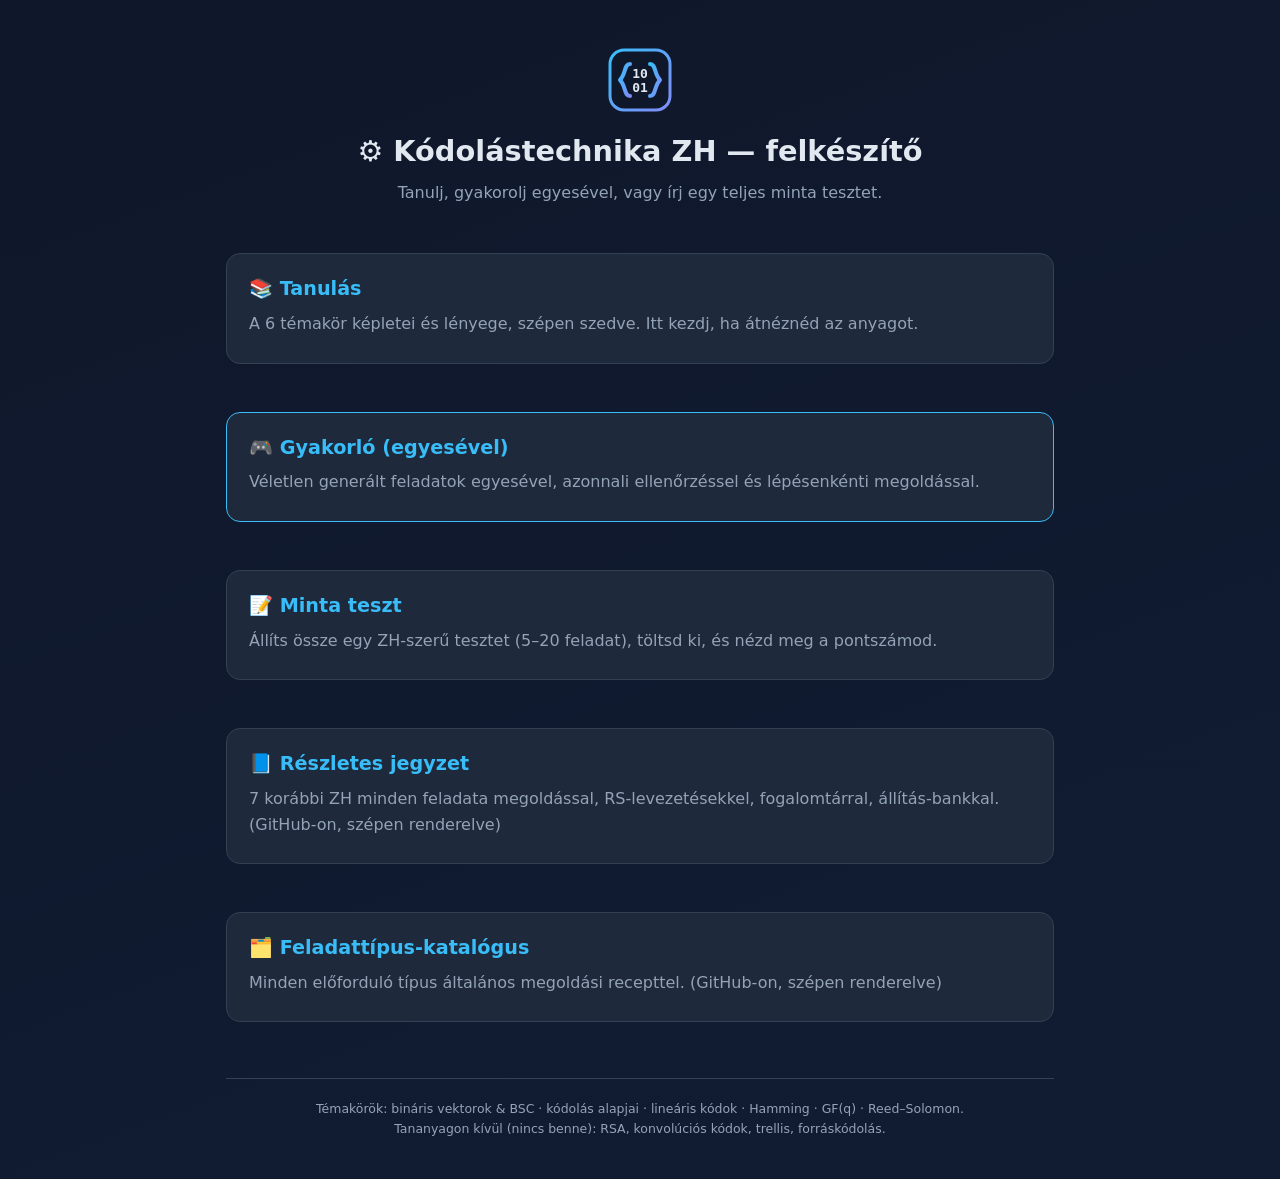
<file: index.html>
<!DOCTYPE html>
<html lang="hu">
<head>
<meta charset="UTF-8">
<meta name="viewport" content="width=device-width, initial-scale=1.0">
<title>Kódolástechnika ZH — felkészítő</title>
<link rel="icon" href="favicon.svg" type="image/svg+xml">
<link rel="stylesheet" href="style.css">
</head>
<body>
<div class="wrap" style="padding-top:48px">
  <div style="text-align:center;margin-bottom:8px">
    <img src="favicon.svg" alt="logó" width="64" height="64">
  </div>
  <h1 style="text-align:center;font-size:1.8rem;margin:8px 0 6px">⚙️ Kódolástechnika ZH — felkészítő</h1>
  <p style="text-align:center;color:var(--muted);margin:0 0 32px">Tanulj, gyakorolj egyesével, vagy írj egy teljes minta tesztet.</p>

  <div class="cards" style="display:grid;gap:16px">
    <a class="study-sec" href="tanulas.html" style="text-decoration:none;color:var(--text);display:block">
      <h2>📚 Tanulás</h2>
      <p style="color:var(--muted)">A 6 témakör képletei és lényege, szépen szedve. Itt kezdj, ha átnéznéd az anyagot.</p>
    </a>
    <a class="study-sec" href="gyakorlo.html" style="text-decoration:none;color:var(--text);display:block;border-color:var(--accent)">
      <h2>🎮 Gyakorló (egyesével)</h2>
      <p style="color:var(--muted)">Véletlen generált feladatok egyesével, azonnali ellenőrzéssel és lépésenkénti megoldással.</p>
    </a>
    <a class="study-sec" href="teszt.html" style="text-decoration:none;color:var(--text);display:block">
      <h2>📝 Minta teszt</h2>
      <p style="color:var(--muted)">Állíts össze egy ZH-szerű tesztet (5–20 feladat), töltsd ki, és nézd meg a pontszámod.</p>
    </a>
    <a class="study-sec" href="https://github.com/RicOla5/kodtech/blob/main/kodolastechnika_zh.md" style="text-decoration:none;color:var(--text);display:block">
      <h2>📘 Részletes jegyzet</h2>
      <p style="color:var(--muted)">7 korábbi ZH minden feladata megoldással, RS-levezetésekkel, fogalomtárral, állítás-bankkal. (GitHub-on, szépen renderelve)</p>
    </a>
    <a class="study-sec" href="https://github.com/RicOla5/kodtech/blob/main/feladattipusok_katalogus.md" style="text-decoration:none;color:var(--text);display:block">
      <h2>🗂️ Feladattípus-katalógus</h2>
      <p style="color:var(--muted)">Minden előforduló típus általános megoldási recepttel. (GitHub-on, szépen renderelve)</p>
    </a>
  </div>

  <footer style="margin-top:40px;border-top:1px solid var(--border);padding-top:20px">
    Témakörök: bináris vektorok &amp; BSC · kódolás alapjai · lineáris kódok · Hamming · GF(q) · Reed–Solomon.<br>
    Tananyagon kívül (nincs benne): RSA, konvolúciós kódok, trellis, forráskódolás.
  </footer>
</div>
</body>
</html>
</file>
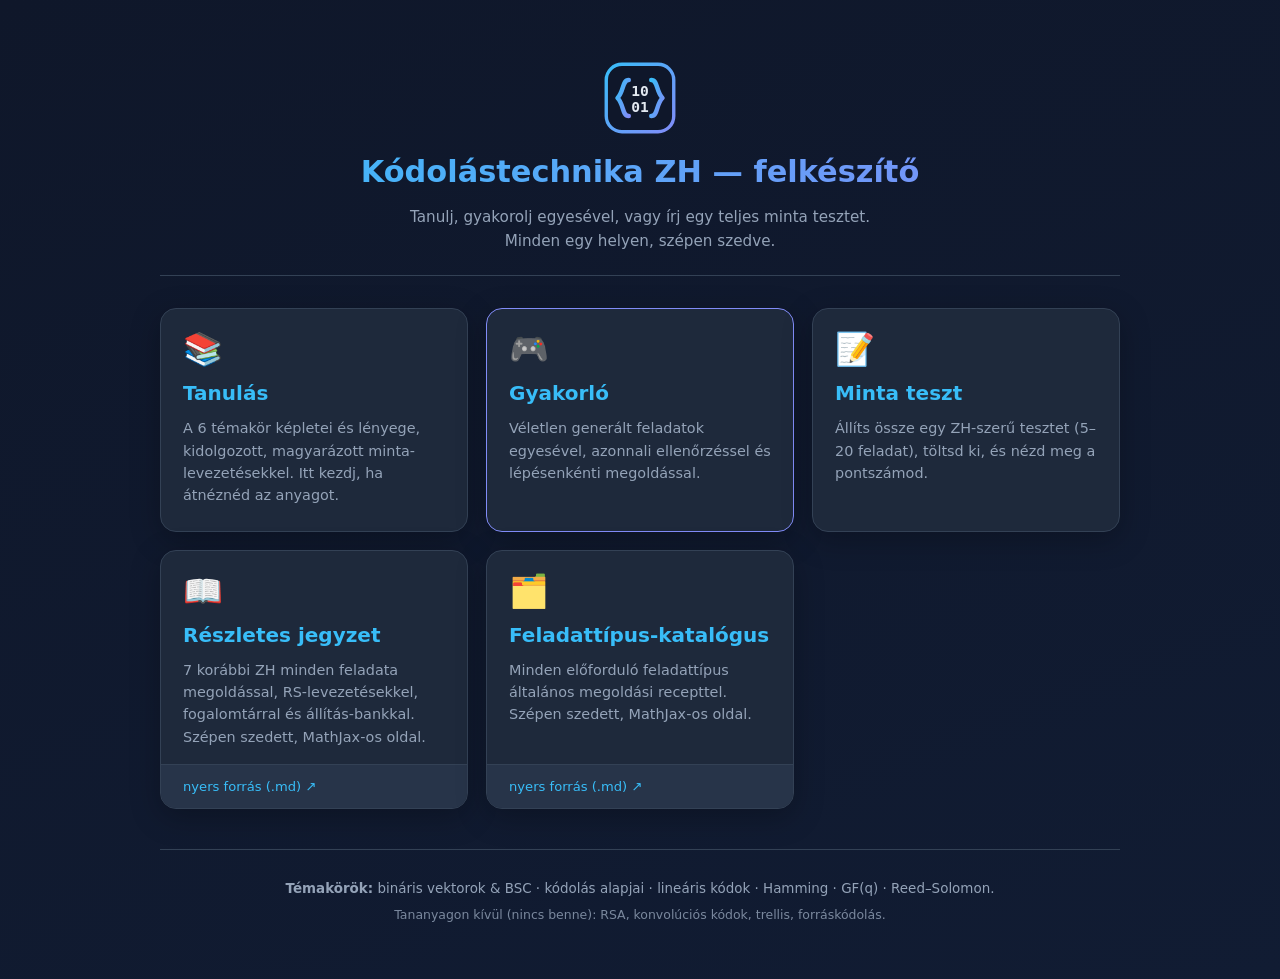
<file: docs/index.html>
<!DOCTYPE html>
<html lang="hu">
<head>
<meta charset="UTF-8">
<meta name="viewport" content="width=device-width, initial-scale=1.0">
<title>Kódolástechnika ZH — felkészítő</title>
<link rel="icon" href="favicon.svg" type="image/svg+xml">
<link rel="stylesheet" href="style.css">
</head>
<body>
<div class="home-wrap">
  <header class="home-hero">
    <img src="favicon.svg" alt="logó" width="72" height="72">
    <h1>Kódolástechnika ZH — felkészítő</h1>
    <p>Tanulj, gyakorolj egyesével, vagy írj egy teljes minta tesztet. Minden egy helyen, szépen szedve.</p>
  </header>

  <main class="home-grid">
    <a class="home-card" href="tanulas.html">
      <span class="home-card-icon">📚</span>
      <h2>Tanulás</h2>
      <p>A 6 témakör képletei és lényege, kidolgozott, magyarázott minta-levezetésekkel. Itt kezdj, ha átnéznéd az anyagot.</p>
    </a>

    <a class="home-card home-card--accent" href="gyakorlo.html">
      <span class="home-card-icon">🎮</span>
      <h2>Gyakorló</h2>
      <p>Véletlen generált feladatok egyesével, azonnali ellenőrzéssel és lépésenkénti megoldással.</p>
    </a>

    <a class="home-card" href="teszt.html">
      <span class="home-card-icon">📝</span>
      <h2>Minta teszt</h2>
      <p>Állíts össze egy ZH-szerű tesztet (5–20 feladat), töltsd ki, és nézd meg a pontszámod.</p>
    </a>

    <div class="home-card home-card--src">
      <a class="home-card-main" href="jegyzet.html">
        <span class="home-card-icon">📖</span>
        <h2>Részletes jegyzet</h2>
        <p>7 korábbi ZH minden feladata megoldással, RS-levezetésekkel, fogalomtárral és állítás-bankkal. Szépen szedett, MathJax-os oldal.</p>
      </a>
      <a class="home-card-raw" href="forras/kodolastechnika_zh.md">nyers forrás (.md) ↗</a>
    </div>

    <div class="home-card home-card--src">
      <a class="home-card-main" href="katalogus.html">
        <span class="home-card-icon">🗂️</span>
        <h2>Feladattípus-katalógus</h2>
        <p>Minden előforduló feladattípus általános megoldási recepttel. Szépen szedett, MathJax-os oldal.</p>
      </a>
      <a class="home-card-raw" href="forras/feladattipusok_katalogus.md">nyers forrás (.md) ↗</a>
    </div>
  </main>

  <footer class="home-footer">
    <p><b>Témakörök:</b> bináris vektorok &amp; BSC · kódolás alapjai · lineáris kódok · Hamming · GF(q) · Reed–Solomon.</p>
    <p class="home-footer-muted">Tananyagon kívül (nincs benne): RSA, konvolúciós kódok, trellis, forráskódolás.</p>
  </footer>
</div>
</body>
</html>
</file>
<file: style.css>
:root{
  --bg:#0f172a; --card:#1e293b; --card2:#273449; --text:#e2e8f0; --muted:#94a3b8;
  --accent:#38bdf8; --accent2:#818cf8; --ok:#22c55e; --bad:#ef4444; --warn:#f59e0b;
  --border:#334155;
}
*{box-sizing:border-box}
body{margin:0;font-family:system-ui,-apple-system,Segoe UI,Roboto,sans-serif;
  background:linear-gradient(160deg,#0f172a,#111c33);color:var(--text);line-height:1.6;min-height:100vh}
a{color:var(--accent)}
header{padding:22px 16px;text-align:center;border-bottom:1px solid var(--border)}
header h1{margin:0 0 4px;font-size:1.4rem}
header p{margin:0;color:var(--muted);font-size:.88rem}
.navbar{display:flex;gap:6px;justify-content:center;flex-wrap:wrap;margin-top:12px}
.navbar a{text-decoration:none;color:var(--text);background:var(--card);border:1px solid var(--border);
  padding:6px 14px;border-radius:8px;font-size:.85rem;transition:.15s}
.navbar a:hover{border-color:var(--accent)}
.navbar a.current{background:var(--accent);color:#06283d;border-color:var(--accent);font-weight:600}
.wrap{max-width:860px;margin:0 auto;padding:16px}
.topics{display:flex;flex-wrap:wrap;gap:8px;justify-content:center;margin:16px 0}
.chip{padding:7px 13px;border-radius:999px;border:1px solid var(--border);
  background:var(--card);color:var(--text);cursor:pointer;font-size:.85rem;transition:.15s}
.chip:hover{border-color:var(--accent)}
.chip.active{background:var(--accent);color:#06283d;border-color:var(--accent);font-weight:600}
.stats{display:flex;gap:12px;justify-content:center;margin:12px 0;flex-wrap:wrap}
.stat{background:var(--card);border:1px solid var(--border);border-radius:10px;padding:8px 16px;text-align:center;min-width:90px}
.stat b{display:block;font-size:1.3rem}
.stat span{font-size:.72rem;color:var(--muted);text-transform:uppercase;letter-spacing:.5px}
.card{background:var(--card);border:1px solid var(--border);border-radius:14px;
  padding:22px;margin:16px 0;box-shadow:0 8px 30px rgba(0,0,0,.25)}
.qtype{display:inline-block;font-size:.72rem;color:var(--accent);background:rgba(56,189,248,.12);
  padding:3px 10px;border-radius:6px;margin-bottom:10px;letter-spacing:.3px}
.qtext{font-size:1.05rem;margin:6px 0 14px}
.qtext b{color:#fff}
.matrix{font-family:ui-monospace,SFMono-Regular,Menlo,monospace;background:var(--card2);
  border-radius:8px;padding:12px 14px;margin:10px 0;overflow-x:auto;white-space:pre;font-size:.95rem}
.hint{background:var(--card2);border-left:3px solid var(--warn);padding:8px 12px;border-radius:6px;
  font-size:.88rem;color:var(--muted);margin:10px 0}
.answer-row{display:flex;gap:10px;flex-wrap:wrap;align-items:center;margin-top:12px}
input[type=text]{flex:1;min-width:180px;padding:11px 14px;border-radius:9px;border:1px solid var(--border);
  background:#0b1324;color:var(--text);font-size:1rem;font-family:ui-monospace,monospace}
input[type=text]:focus{outline:none;border-color:var(--accent)}
button{padding:11px 18px;border-radius:9px;border:none;cursor:pointer;font-size:.95rem;font-weight:600;transition:.15s}
.btn-primary{background:var(--accent);color:#06283d}
.btn-primary:hover{background:#7dd3fc}
.btn-ghost{background:transparent;color:var(--text);border:1px solid var(--border)}
.btn-ghost:hover{border-color:var(--accent)}
.feedback{margin-top:14px;padding:12px 14px;border-radius:9px;font-size:.95rem;display:none}
.feedback.ok{background:rgba(34,197,94,.12);border:1px solid var(--ok);color:#86efac;display:block}
.feedback.bad{background:rgba(239,68,68,.12);border:1px solid var(--bad);color:#fca5a5;display:block}
.solution{margin-top:10px;padding:12px 14px;background:var(--card2);border-radius:9px;font-size:.9rem;display:none;border:1px solid var(--border)}
.solution.show{display:block}
.solution h4{margin:0 0 8px;color:var(--accent2);font-size:.9rem}
.solution ol{margin:6px 0;padding-left:20px}
.solution code{background:#0b1324;padding:1px 5px;border-radius:4px;font-size:.85em}
code{background:#0b1324;padding:1px 5px;border-radius:4px;font-size:.9em}
.controls{display:flex;gap:10px;justify-content:space-between;margin-top:16px;flex-wrap:wrap}
footer{text-align:center;color:var(--muted);font-size:.78rem;padding:24px 16px}
.kbd{font-family:ui-monospace,monospace;background:#0b1324;border:1px solid var(--border);border-radius:4px;padding:1px 6px;font-size:.8em}
/* tanulós oldal */
.study-sec{background:var(--card);border:1px solid var(--border);border-radius:14px;padding:20px 22px;margin:16px 0}
.study-sec h2{margin:0 0 4px;font-size:1.2rem;color:var(--accent)}
.study-sec h3{margin:16px 0 4px;font-size:1rem;color:#fff}
.study-sec p{margin:6px 0}
.formula{background:var(--card2);border-radius:8px;padding:10px 14px;margin:8px 0;font-size:1.05rem;text-align:center}
.tip{background:rgba(245,158,11,.1);border-left:3px solid var(--warn);padding:8px 12px;border-radius:6px;font-size:.88rem;margin:8px 0}
.toc{display:flex;flex-wrap:wrap;gap:8px;margin:12px 0}
.toc a{text-decoration:none;background:var(--card2);border:1px solid var(--border);padding:5px 11px;border-radius:999px;font-size:.82rem;color:var(--text)}
.toc a:hover{border-color:var(--accent)}
/* teszt oldal */
.test-q{background:var(--card);border:1px solid var(--border);border-radius:12px;padding:18px;margin:14px 0}
.test-q .qnum{font-size:.78rem;color:var(--muted);margin-bottom:6px}
.result-banner{background:var(--card);border:2px solid var(--accent);border-radius:14px;padding:24px;text-align:center;margin:16px 0}
.result-banner .score{font-size:2.2rem;font-weight:700;color:var(--accent)}
.setup{background:var(--card);border:1px solid var(--border);border-radius:14px;padding:22px;margin:16px 0;text-align:center}
.setup label{display:block;margin:10px 0 4px;color:var(--muted);font-size:.9rem}
.setup select{padding:9px 12px;border-radius:8px;background:#0b1324;color:var(--text);border:1px solid var(--border);font-size:.95rem}
.row-correct{border-color:var(--ok)!important}
.row-wrong{border-color:var(--bad)!important}
@media(max-width:600px){.qtext{font-size:1rem}.card{padding:16px}}
</file>
<file: docs/style.css>
:root{
  --bg:#0f172a; --card:#1e293b; --card2:#273449; --text:#e2e8f0; --muted:#94a3b8;
  --accent:#38bdf8; --accent2:#818cf8; --ok:#22c55e; --bad:#ef4444; --warn:#f59e0b;
  --border:#334155;
}
*{box-sizing:border-box}
body{margin:0;font-family:system-ui,-apple-system,Segoe UI,Roboto,sans-serif;
  background:linear-gradient(160deg,#0f172a,#111c33);color:var(--text);line-height:1.6;min-height:100vh}
a{color:var(--accent)}
header{padding:22px 16px;text-align:center;border-bottom:1px solid var(--border)}
header h1{margin:0 0 4px;font-size:1.4rem}
header p{margin:0;color:var(--muted);font-size:.88rem}
.navbar{display:flex;gap:6px;justify-content:center;flex-wrap:wrap;margin-top:12px}
.navbar a{text-decoration:none;color:var(--text);background:var(--card);border:1px solid var(--border);
  padding:6px 14px;border-radius:8px;font-size:.85rem;transition:.15s}
.navbar a:hover{border-color:var(--accent)}
.navbar a.current{background:var(--accent);color:#06283d;border-color:var(--accent);font-weight:600}
.wrap{max-width:860px;margin:0 auto;padding:16px}
.topics{display:flex;flex-wrap:wrap;gap:8px;justify-content:center;margin:16px 0}
.chip{padding:7px 13px;border-radius:999px;border:1px solid var(--border);
  background:var(--card);color:var(--text);cursor:pointer;font-size:.85rem;transition:.15s}
.chip:hover{border-color:var(--accent)}
.chip.active{background:var(--accent);color:#06283d;border-color:var(--accent);font-weight:600}
.stats{display:flex;gap:12px;justify-content:center;margin:12px 0;flex-wrap:wrap}
.stat{background:var(--card);border:1px solid var(--border);border-radius:10px;padding:8px 16px;text-align:center;min-width:90px}
.stat b{display:block;font-size:1.3rem}
.stat span{font-size:.72rem;color:var(--muted);text-transform:uppercase;letter-spacing:.5px}
.card{background:var(--card);border:1px solid var(--border);border-radius:14px;
  padding:22px;margin:16px 0;box-shadow:0 8px 30px rgba(0,0,0,.25)}
.qtype{display:inline-block;font-size:.72rem;color:var(--accent);background:rgba(56,189,248,.12);
  padding:3px 10px;border-radius:6px;margin-bottom:10px;letter-spacing:.3px}
.qtext{font-size:1.05rem;margin:6px 0 14px}
.qtext b{color:#fff}
.matrix{font-family:ui-monospace,SFMono-Regular,Menlo,monospace;background:var(--card2);
  border-radius:8px;padding:12px 14px;margin:10px 0;overflow-x:auto;white-space:pre;font-size:.95rem}
.hint{background:var(--card2);border-left:3px solid var(--warn);padding:8px 12px;border-radius:6px;
  font-size:.88rem;color:var(--muted);margin:10px 0}
.answer-row{display:flex;gap:10px;flex-wrap:wrap;align-items:center;margin-top:12px}
input[type=text]{flex:1;min-width:180px;padding:11px 14px;border-radius:9px;border:1px solid var(--border);
  background:#0b1324;color:var(--text);font-size:1rem;font-family:ui-monospace,monospace}
input[type=text]:focus{outline:none;border-color:var(--accent)}
button{padding:11px 18px;border-radius:9px;border:none;cursor:pointer;font-size:.95rem;font-weight:600;transition:.15s}
.btn-primary{background:var(--accent);color:#06283d}
.btn-primary:hover{background:#7dd3fc}
.btn-ghost{background:transparent;color:var(--text);border:1px solid var(--border)}
.btn-ghost:hover{border-color:var(--accent)}
.feedback{margin-top:14px;padding:12px 14px;border-radius:9px;font-size:.95rem;display:none}
.feedback.ok{background:rgba(34,197,94,.12);border:1px solid var(--ok);color:#86efac;display:block}
.feedback.bad{background:rgba(239,68,68,.12);border:1px solid var(--bad);color:#fca5a5;display:block}
.solution{margin-top:10px;padding:12px 14px;background:var(--card2);border-radius:9px;font-size:.9rem;display:none;border:1px solid var(--border)}
.solution.show{display:block}
.solution h4{margin:0 0 8px;color:var(--accent2);font-size:.9rem}
.solution ol{margin:6px 0;padding-left:20px}
.solution code{background:#0b1324;padding:1px 5px;border-radius:4px;font-size:.85em}
code{background:#0b1324;padding:1px 5px;border-radius:4px;font-size:.9em}
.controls{display:flex;gap:10px;justify-content:space-between;margin-top:16px;flex-wrap:wrap}
footer{text-align:center;color:var(--muted);font-size:.78rem;padding:24px 16px}
.kbd{font-family:ui-monospace,monospace;background:#0b1324;border:1px solid var(--border);border-radius:4px;padding:1px 6px;font-size:.8em}
/* tanulós oldal */
.study-sec{background:var(--card);border:1px solid var(--border);border-radius:14px;padding:20px 22px;margin:16px 0}
.study-sec h2{margin:0 0 4px;font-size:1.2rem;color:var(--accent)}
.study-sec h3{margin:16px 0 4px;font-size:1rem;color:#fff}
.study-sec p{margin:6px 0}
.formula{background:var(--card2);border-radius:8px;padding:10px 14px;margin:8px 0;font-size:1.05rem;text-align:center}
.tip{background:rgba(245,158,11,.1);border-left:3px solid var(--warn);padding:8px 12px;border-radius:6px;font-size:.88rem;margin:8px 0}
.toc{display:flex;flex-wrap:wrap;gap:8px;margin:12px 0}
.toc a{text-decoration:none;background:var(--card2);border:1px solid var(--border);padding:5px 11px;border-radius:999px;font-size:.82rem;color:var(--text)}
.toc a:hover{border-color:var(--accent)}
/* teszt oldal */
.test-q{background:var(--card);border:1px solid var(--border);border-radius:12px;padding:18px;margin:14px 0}
.test-q .qnum{font-size:.78rem;color:var(--muted);margin-bottom:6px}
.result-banner{background:var(--card);border:2px solid var(--accent);border-radius:14px;padding:24px;text-align:center;margin:16px 0}
.result-banner .score{font-size:2.2rem;font-weight:700;color:var(--accent)}
.setup{background:var(--card);border:1px solid var(--border);border-radius:14px;padding:22px;margin:16px 0;text-align:center}
.setup label{display:block;margin:10px 0 4px;color:var(--muted);font-size:.9rem}
.setup select{padding:9px 12px;border-radius:8px;background:#0b1324;color:var(--text);border:1px solid var(--border);font-size:.95rem}
.row-correct{border-color:var(--ok)!important}
.row-wrong{border-color:var(--bad)!important}
/* táblázatok (katalógus / jegyzet) */
.study-sec table,.wrap>table{border-collapse:collapse;width:100%;margin:12px 0;font-size:.9rem;overflow-x:auto;display:block}
.study-sec table th,.study-sec table td,.wrap>table th,.wrap>table td{border:1px solid var(--border);padding:7px 10px;text-align:left;vertical-align:top}
.study-sec table th,.wrap>table th{background:var(--card2);color:#fff}
.study-sec table tr:nth-child(even) td,.wrap>table tr:nth-child(even) td{background:rgba(255,255,255,.02)}
.study-sec ul,.study-sec ol{margin:6px 0;padding-left:22px}
.study-sec li{margin:4px 0}
.study-sec li>ol{margin:4px 0}
@media(max-width:600px){.qtext{font-size:1rem}.card{padding:16px}}

/* ===== nyitóoldal (index) ===== */
.home-wrap{max-width:1000px;margin:0 auto;padding:40px 20px 24px}
.home-hero{text-align:center;margin-bottom:32px}
.home-hero img{display:block;margin:0 auto 14px}
.home-hero h1{margin:0 0 8px;font-size:1.9rem;background:linear-gradient(90deg,var(--accent),var(--accent2));
  -webkit-background-clip:text;background-clip:text;-webkit-text-fill-color:transparent}
.home-hero p{margin:0 auto;color:var(--muted);font-size:.95rem;max-width:520px}
.home-grid{display:grid;grid-template-columns:repeat(auto-fit,minmax(260px,1fr));gap:18px;align-items:stretch}
.home-card{display:flex;flex-direction:column;background:var(--card);border:1px solid var(--border);
  border-radius:16px;padding:24px 22px;text-decoration:none;color:var(--text);
  box-shadow:0 8px 30px rgba(0,0,0,.25);transition:transform .15s,border-color .15s,box-shadow .15s}
.home-card:hover{transform:translateY(-3px);border-color:var(--accent);box-shadow:0 12px 36px rgba(56,189,248,.18)}
.home-card-icon{font-size:2rem;line-height:1;margin-bottom:12px}
.home-card h2{margin:0 0 8px;font-size:1.25rem;color:var(--accent)}
.home-card p{margin:0;color:var(--muted);font-size:.9rem;line-height:1.55}
.home-card--accent{border-color:var(--accent2)}
.home-card--accent:hover{border-color:var(--accent2);box-shadow:0 12px 36px rgba(129,140,248,.2)}
/* forrás-kártya: a fő rész kattintható (HTML oldal), alatta külön a nyers .md link — nincs link-a-linkben */
.home-card--src{padding:0;overflow:hidden}
.home-card-main{display:flex;flex-direction:column;flex:1;padding:24px 22px 16px;text-decoration:none;color:var(--text)}
.home-card--src:hover .home-card-main h2{color:#7dd3fc}
.home-card-raw{display:block;padding:11px 22px;border-top:1px solid var(--border);
  background:var(--card2);color:var(--accent);font-size:.82rem;text-decoration:none}
.home-card-raw:hover{background:#2f3f57;text-decoration:underline}
.home-footer{margin-top:40px;border-top:1px solid var(--border);padding-top:22px;text-align:center;
  color:var(--muted);font-size:.84rem}
.home-footer p{margin:6px 0}
.home-footer-muted{font-size:.78rem;opacity:.8}
@media(max-width:520px){.home-wrap{padding:28px 16px 20px}.home-hero h1{font-size:1.5rem}}
</file>
